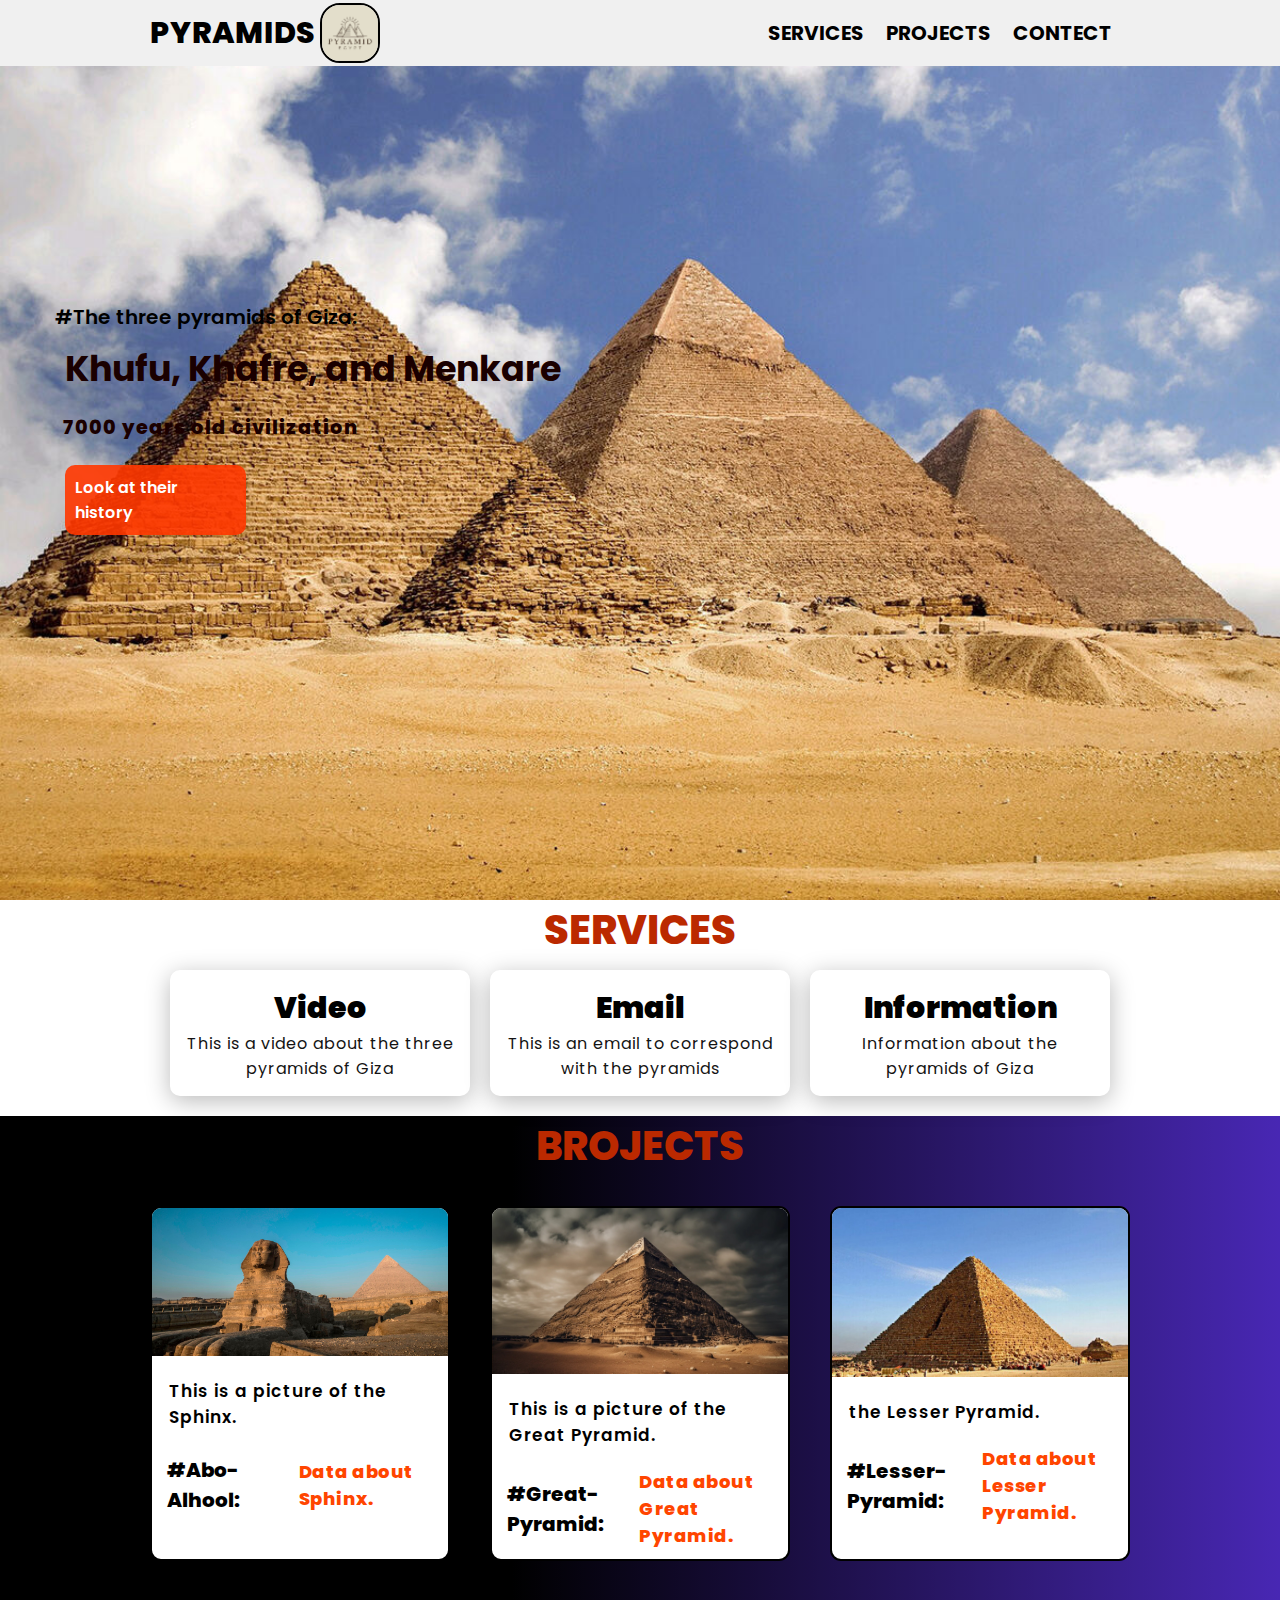
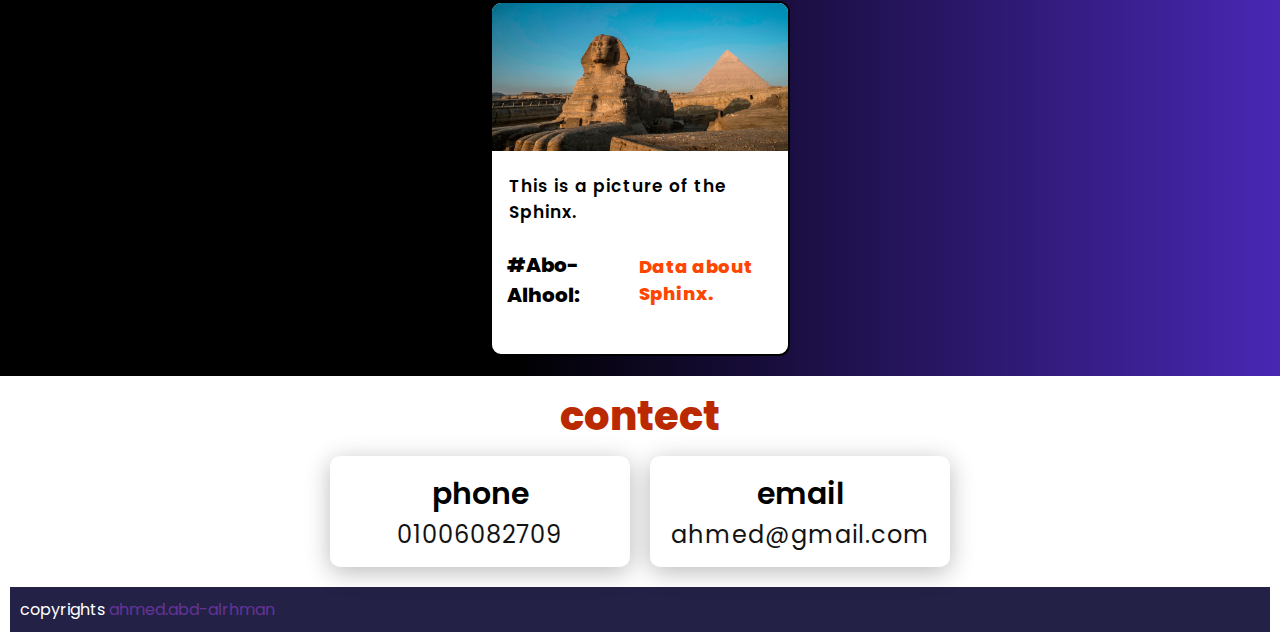
<file: index.html>
<!DOCTYPE html>
<html lang="en">
<head>
    <meta charset="UTF-8">
    <meta name="viewport" content="width=device-width, initial-scale=1.0">
    <title>PYRAMIDS</title>
    <link rel="stylesheet" href="style.css">
    <link rel="stylesheet" href="https://cdnjs.cloudflare.com/ajax/libs/font-awesome/6.4.2/css/all.min.css"
     integrity="sha512-z3gLpd7yknf1YoNbCzqRKc4qyor8gaKU1qmn+CShxbuBusANI9QpRohGBreCFkKxLhei6S9CQXFEbbKuqLg0DA=="
     crossorigin="anonymous" referrerpolicy="no-referrer" />
</head>
<body>
    <!--header -------------------------------------------------------------------------<
        navegation---------------------------------------------------------------------->
<header>
<a href="#" class="logo">pyramids</a>
<img src="img.logo/logo.png" class="img-logo" alt="logo"> 

<nav class="navgation"> 
<a href="#services" >services</a>
<a href="#projects" >projects</a>
<a href="#contect" >contect</a>
</nav>
</header>

<!--section_1main-->
<section class="main">
    <div>
    <h2>#The three pyramids of Giza:<br><span>Khufu, Khafre, and Menkare</span></h2>
    <h3> 7000 years old civilization</h3>
    <a  href="https://ar.wikipedia.org/wiki/%D8%A3%D9%87%D8%B1%D8%A7%D9%85_%D8%A7%D9%84%D8%AC%D9%8A%D8%B2%D8%A9"
    target="_blank" class="main-buton">Look at their history</a>
   
    <div class="socil-icon">
        <a href="#" target="_blank"> <i class="fab fa-facebook"></i></a>
        <a target="_blank" href="#"><i class="fab fa-twitter "></i></a> 
        <a target="_blank" href="#"><i class="fab fa-whatsapp "></i></a>
        <a target="_blank" href="#"><i class="fa-brands fa-google"></i></a>
    </div>
</div>
</section>


<!--section_2 -------------------------------------------------------------------<
    cards------------------------------------------------------------------------>

<section class="cards" id="services" >
    <h2 class="titel"> SERVICES</h2>
    <div class="content">

        <div class="card">
            <div class="icon-a">
              <a target="_blank" href="https://www.youtube.com/watch?v=_CeDOpCFwOY"><i class=" fas fa-video"></i></a>  
            </div>
            <div class="info">
                <h3><strong>Video</strong></h3>
                <p> This is a video about the three pyramids of Giza</p>
            </div>
        </div>


        <div class="card">
            <div class="icon-a">
              <a target="_blank" href="#"><i class=" fas fa-envelope"></i></a>  
            </div>
            <div class="info">
                <h3><strong>Email</strong></h3>
                <p> This is an email to correspond with the pyramids </p>
            </div>
        </div>



        <div class="card">
            <div class="icon-a">
              <a target="_blank" href="http://egyptian1.com/archives/64"><i class="  fas fa-edit"></i></a>  
            </div>
            <div class="info">
                <h3><strong>Information</strong></h3>
                <p> Information about the pyramids of Giza</p>
            </div>
        </div>
    </div>
</section>


<!--section-3------------------------------------------------------------------<
   projects- --- --------------------------------------------------------------->

   <section class="projects" id="projects"> 
    <h2 class="titel">BROJECTS </h2>
   <!--1--><div class="content">
    
    <!--card1-->
  <!--2--><div class="project-card">
     <!--3--><div class="project-imge">
 <!--4--><img src="img.projects/aboalhol 800,,400.jpg">
            </div>
    <!--5--><div class="project-information">
               <p class="project-category">This is a picture of the Sphinx.</p>
            </div>
            <strong class="project-titel">
                <span>#Abo-Alhool:</span><br>
                <a href="ahmed" 
                class="project-titele">Data about Sphinx.</a>
            </strong>
        </div>



            <!--card2-->
  <!--2--><div class="project-card">
     <!--3--><div class="project-imge">
 <!--4--><img src="img.projects/alharm alakpr.jpg">
</div>
<!--5--><div class="project-information">
           <p class="project-category">This is a picture of the Great Pyramid.</p>
        </div>
        <strong class="project-titel">
            <span>#Great-Pyramid:</span><br>
            <a href="http://192.168.85.27:5500/index.html" 
            class="project-titele">Data about  Great Pyramid.</a>
        </strong>
    </div>

        <!--card3-->  
  <!--2--><div class="project-card">
     <!--3--><div class="project-imge">
 <!--4--><img src="img-bacground/5555.jpg">
               </div>
<!--5--><div class="project-information">
           <p class="project-category"> the Lesser Pyramid.</p>
        </div>
        <strong class="project-titel">
            <span>#Lesser-Pyramid:</span><br>
            <a href="https://ar.wikipedia.org/wiki/%D9%87%D8%B1%D9%85_%D9%85%D9%86%D9%82%D8%B1%D8%B9" 
            class="project-titele">Data about Lesser Pyramid.</a>
        </strong>
    </div>

        <!--card4-->
  <!--2--><div class="project-card">
     <!--3--><div class="project-imge">
 <!--4--><img src="img.projects/aboalhol 800,,400.jpg">
</div>
<!--5--><div class="project-information">
           <p class="project-category">This is a picture of the Sphinx.</p>
        </div>
        <strong class="project-titel">
            <span>#Abo-Alhool:</span><br>
            <a href="https://ar.wikipedia.org/wiki/%D9%87%D8%B1%D9%85_%D8%AE%D9%81%D8%B1%D8%B9" 
            class="project-titele">Data about Sphinx.</a>
        </strong>
    </div>

 
   </section>
<!--section4-->
<section class="cards-contect" id="contect">
    <h2 class="titel"> contect</h2>
<div class="contect">
    <div class="card">
        <div class="icon ">
            <i class="fas fa-phone"></i>
        </div>
        <div class="info">
            <h3>phone</video> </h3>
            <P>01006082709
                  </P>
        </div>
    </div>

    <div class="card">
        <div class="icon ">
            <i class="fas  fa-envelope"></i></i>
        </div>
        <div class="info">
            <h3>email</h3>
            <P>ahmed@gmail.com
                </P>
        </div>
    </div>
</div>
</section>


<footer class="footer">
    <p class="footer-titel">copyrights <span>ahmed.abd-alrhman</span></p>
    <div class="socil-icon">
        <a target="_blank" href="https://www.facebook.com/?locale=ar_AR" > <i class=" fab fa-facebook"></i></a>
        <a target="_blank" href=" https://www.instagram.com/?hl=ar"><i class="fab fa-instagram "></i></a>
        <a target="_blank" href="https://twitter.com/?lang=ar"><i class="fab fa-twitter "></i></a> 
        <a target="_blank" href="https://web.whatsapp.com/"><i class="fab fa-whatsapp "></i></a>
    </div>


</footer>











</body>
</html>
</file>
<file: style.css>
@import url('https://fonts.googleapis.com/css2?family=Gloock&family=Londrina+Solid&family=Mogra&family=Poppins:ital,wght@0,200;0,300;0,400;0,500;0,600;0,700;0,800;0,900;1,200;1,300;1,400;1,500;1,600;1,700;1,800&display=swap');
*{
    font-family:'Poppins', sans-serif;
   padding: 0;
   margin: 0;
   box-sizing: border-box;
   scroll-behavior: smooth;
}
/*---------------------------------------------------------------------------------------*/
/* الجزء الاول 
NAVIGATION AND LOGO
nav
---------------------------------------------------------------------------------------- */

header{
background-color:#f0f0f0;
width:100%; 
position: fixed;
z-index: 999;
display: flex;
justify-content: space-between;
align-items: center;
padding: 10px 150px;

}

.logo{
list-style: none;
text-transform: uppercase;
font-size: 30px;
font-weight: 800;
text-decoration: none;
color: black;
}

 img.img-logo{
width: 60px;
border-radius: 20px;
border: 2px  solid;
position:absolute ;
left: 320px;
} 

.navgation a{
 text-decoration: none;
 font-weight: 700;
 color: black;
 font-size: 20px;
 padding-right:18px ;
 text-align: center;
 text-transform: uppercase;
}

.navgation a:hover{
color:rgba(255, 55, 0, 0.905) ;
}


/*-------------------------------------------------------------------------------------*/
/* الجزء الثاني 
section-1 
and-titele and-icon
---------------------------------------------------------------------------------------*/
.main{
color: black;
width: 100%;
height: 100vh;
display: flex;
align-items: center;
background-image: url(img-bacground/s-l1200.jpg);
background-repeat: no-repeat;
background-size: cover;
background-attachment: fixed;
padding: 55px;
}

.main h2{
color:black;
font-size: 20px;
font-weight: 600;
}

.main h2 span{
margin: 10px;
display: block;
font-size: 35px;
font-weight: 700;
color: rgb(26, 0, 0);
}

.main h3{
color: rgb(26, 0, 0);
padding: 8px;
letter-spacing: 1px;
font-size: larger;
font-weight: 800;
}

.main-buton{
color:#fff;
list-style: none;
text-decoration: none;
background-color: rgba(255, 55, 0, 0.905);
border-radius: 10px;
margin: 15px 10px;
display: block;
margin-bottom: 18px;
padding: 10px;
width: 35%;
font-weight: 600;
font-size: 16px;
transition: 0.6s ease;
}

.main-buton:hover{
    transform: scale(1.3);
}

.main .socil-icon a i{
padding: 5px;
font-size: 30px;
color: #fff;
transition: 0.5s ease;
}

.main .socil-icon a i:hover{
transform: scale(1.3);
}


/*-----------------------------------------------------------------------------------*/
/*secton-cardes
الجزء الثالث 
او السكشن رقم 3
sevsec
-------------------------------------------------------------------------------------*/
.titel{
display: flex;
justify-content: center;
font-size: 40px;
font-weight: 800;
color:rgb(187, 41, 0) ;
}

.content{
display: flex;
justify-content: center;
align-items: center;
flex-direction: row;
margin-bottom: 10px;
flex-wrap: wrap

}

.card{
background-color:#fff;
width: 300px;
box-shadow:  0 5px 25px rgba(1, 1, 1, 0.274);
border-radius: 10px;
margin: 10px;
padding: 15px;
transition: 0.6s ease;

}

.card:hover{
    transform: scale(1.2);
}

.icon-a {
    font-size: 100px;
    text-align: center; 
}

.icon-a i{
    color: rgba(255, 98, 0, 0.809);
}

.info{
    text-align: center;
}

.info h3{
    font-size: 30px;
    font-weight: 600;
}

.info p{
color: #141313;
letter-spacing: 1px;
}
/*-----------------------------------------------------------------------------------------*/
/** sction_3
السكشن رقم 3 
projects
------------------------------------------------------------------------------------------*/

.projects{
   background-image:linear-gradient( to right,rgb(0, 0, 0)40%,rgba(39, 0, 166, 0.848));
   background-size: contain;

}
.projects .content{
    margin-top: 10px;
}
.project-card{
    background-color: white;
    width: 300px;
    border: 2px solid black;
    border-radius: 11px;
    min-height: 20px;
    overflow: hidden;
    margin: 20px;
    transition: 0.7s ease;
    height: 355px;

}
.project-imge img{
    width: 100%;
   
}
.project-card:hover{
    transform: scale(1.1);
}
.project-card:hover.project-imge{
    opacity: 0.9;
}
.project-category{
    margin: 10px 12px;
    font-size: 17px;
    letter-spacing: 1px;
    font-weight: 600;
}
.project-information{
    padding: 5px;
}

.project-titel{
    display: flex;
    justify-content: space-between;
    align-items: center;
    font-weight: 800;
}
.project-titel span{
    margin: 10px 15px;
    font-size: 20px;
}

.project-titele{
    text-decoration: none;
    list-style: none;
    margin: 5px 20px;
    letter-spacing: 0.5px;
    font-size: 18px;
    color: orangered;
}


.contect{
    display: flex;
    justify-content: center;
}
.contect .icon{
font-size: 80px;

}

.contect .info h3{
color: #000;;
}

.contect .info p{
    font-size: 24px;
}

.footer{
background-color:rgba(2, 1, 42, 0.869) ;
display: flex;
justify-content: space-between;
padding: 10px;
margin: 10px;
}

.footer .footer-titel{
    color: #fff;
}
.footer-titel span{
    color:rebeccapurple;
}

.footer .socil-icon a{

    color: #fff;
}



@media (max-width:1023px){
header{
    padding: 12px 20px;
}
.navdo a{
    padding-left: 11px;
}
.titel{
    font-size: 10px;
}
section{
    padding: 80px  20px;
}

.main-contect h2{
    font-size: 16px;
}
.main-contect h3{
    font-size: 25px;
}
.contect{
    flex-direction: column;
    align-items: center;
}

}
@media (max-width:640px){
    body{
        font-size: 12px;
    }
    header{
        padding: 12px 20px;
    }
    .navdo a{
        padding-left: 11px;
    }
    .titel{
        font-size: 10px;
    }
    section{
        padding: 80px  20px;
    }
    
    .main-contect h2{
        font-size: 16px;
    }
    .main-contect h3{
        font-size: 25px;
    }
    .contect{
        flex-direction: column;
        align-items: center;
    }

}
</file>
